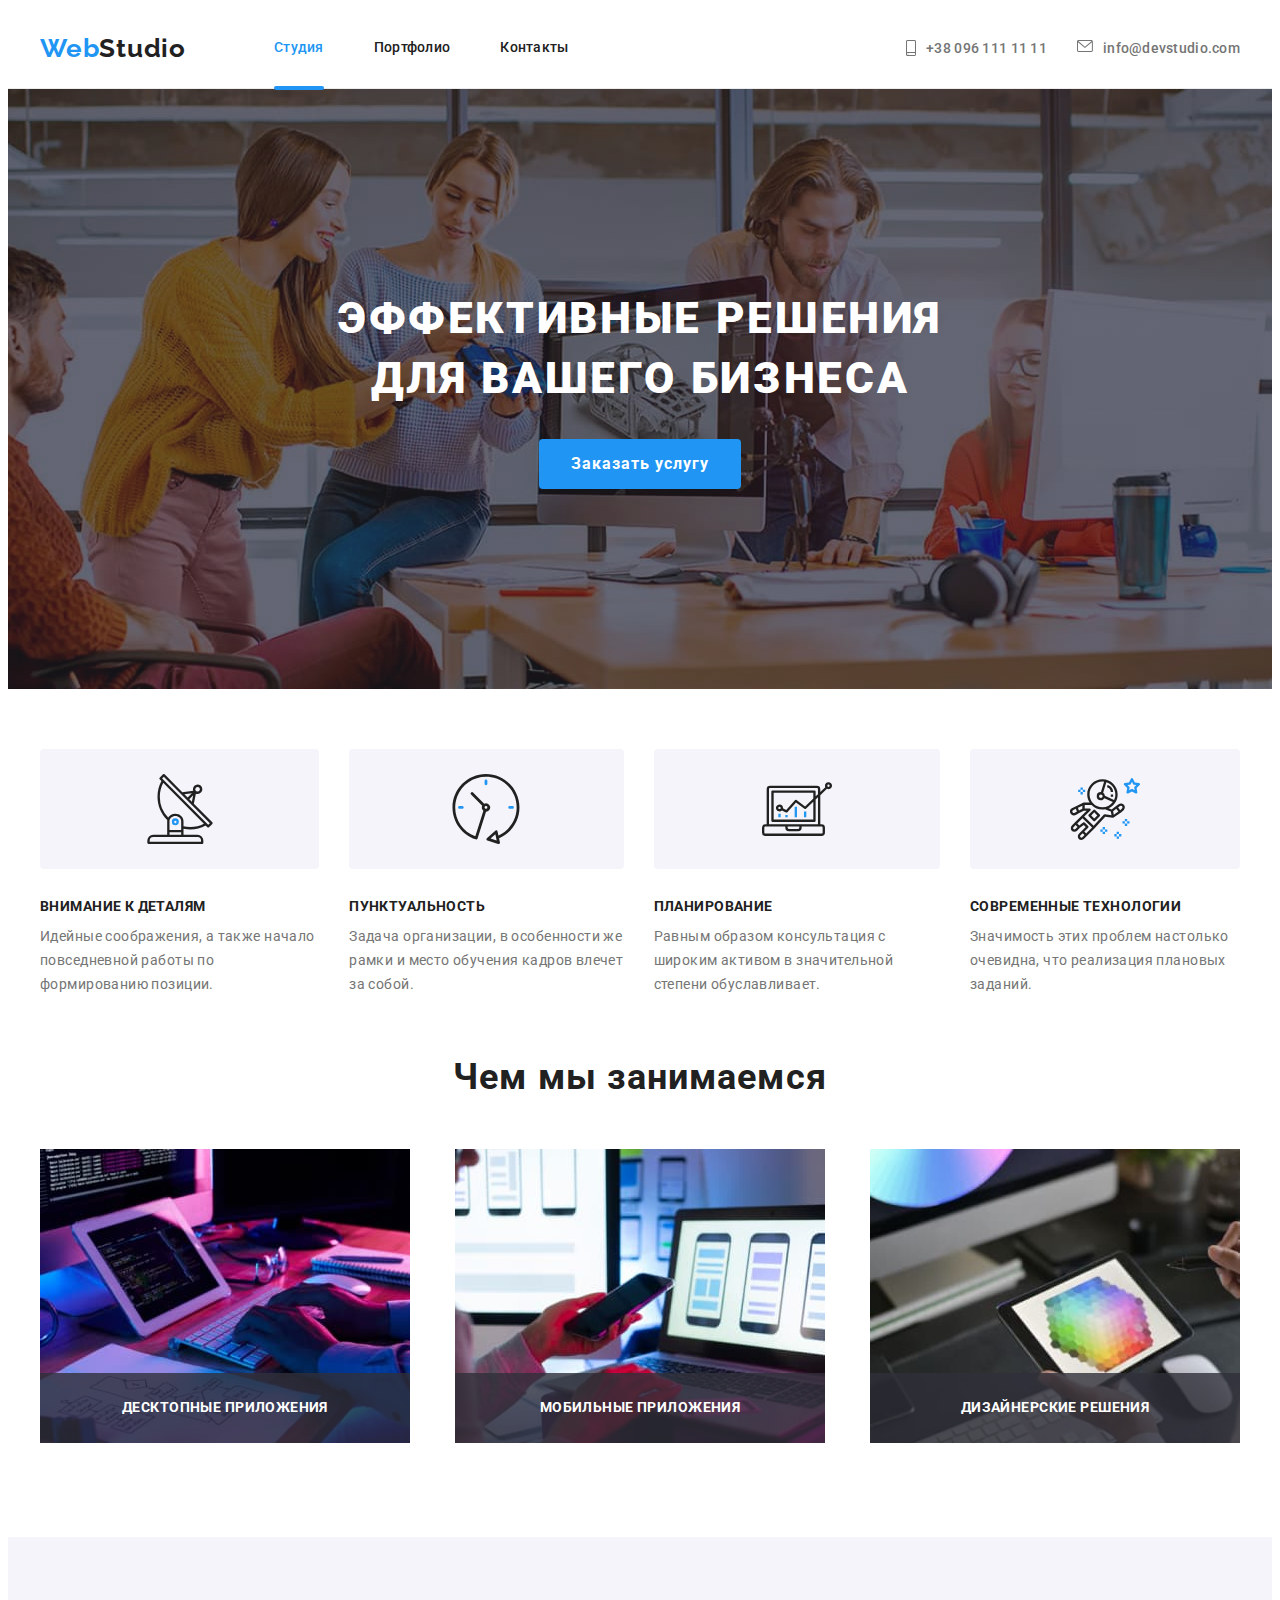
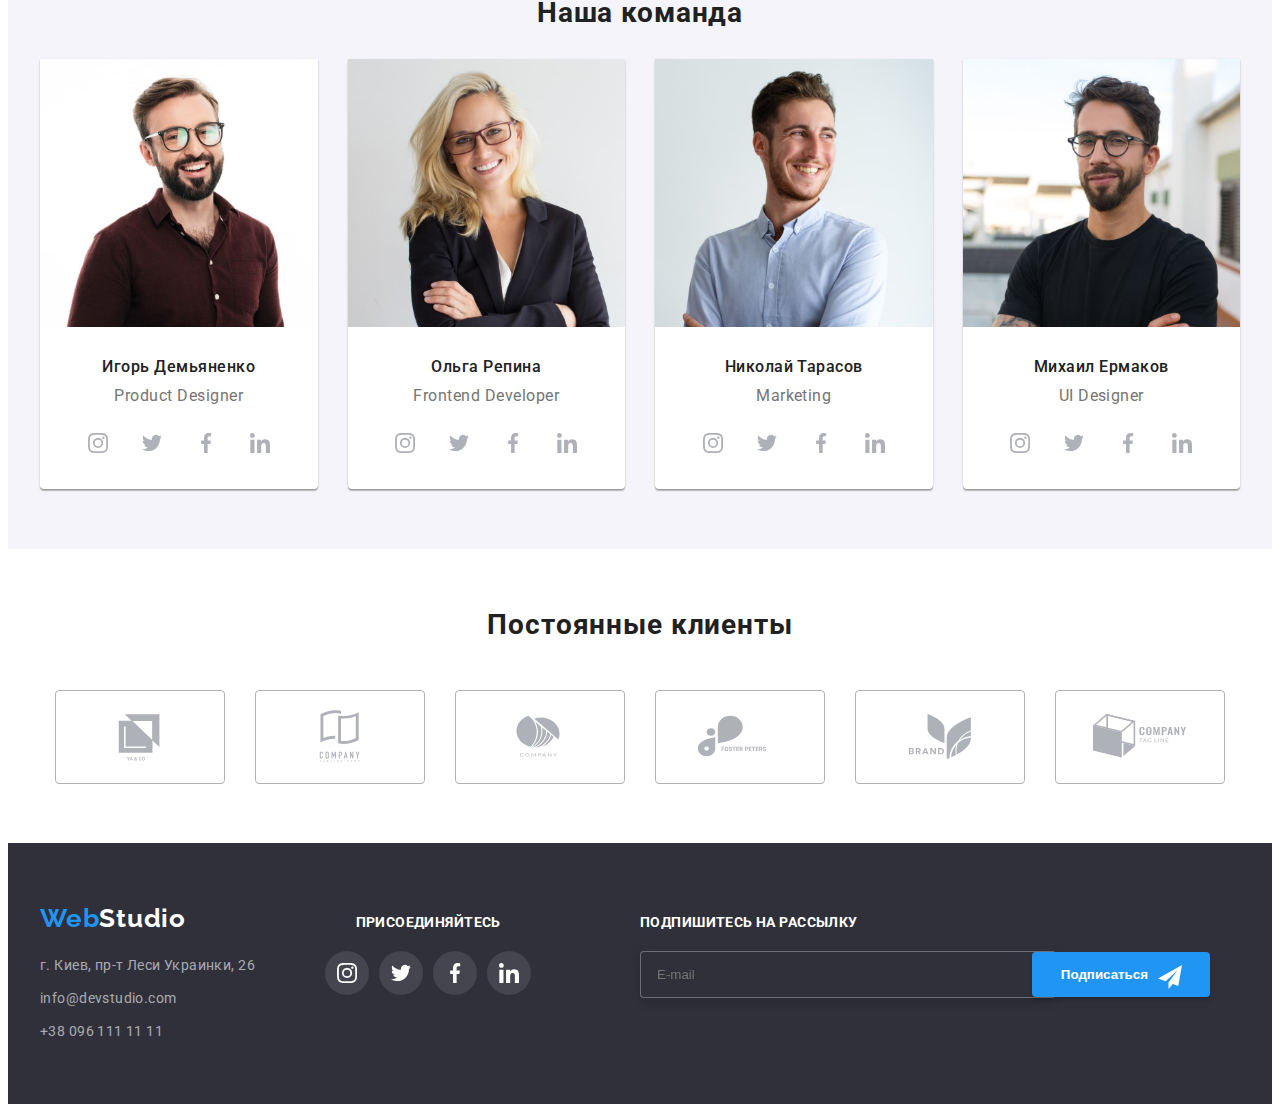
<file: index.html>
<!DOCTYPE html>
<html lang="ru">
  <head>
    <meta charset="UTF-8" />
    <meta http-equiv="X-UA-Compatible" content="IE=edge" />
    <meta name="viewport" content="width=device-width, initial-scale=1.0" />
    <link rel="preconnect" href="https://fonts.googleapis.com" />
    <link rel="preconnect" href="https://fonts.gstatic.com" crossorigin />
    <link
      href="https://fonts.googleapis.com/css2?family=Raleway:wght@700&family=Roboto:wght@400;500;700;900&display=swap"
      rel="stylesheet"
    />
    <title>goit-markup-hw-08</title>
    <link
      rel="stylesheet"
      href="https://cdnjs.cloudflare.com/ajax/libs/modern-normalize/1.1.0/modern-normalize.min.css"
      integrity="sha512-wpPYUAdjBVSE4KJnH1VR1HeZfpl1ub8YT/NKx4PuQ5NmX2tKuGu6U/JRp5y+Y8XG2tV+wKQpNHVUX03MfMFn9Q=="
      crossorigin="anonymous"
      referrerpolicy="no-referrer"
    />
    <link rel="stylesheet" href="./css/main.min.css" />
  </head>
  <body class="site-body">
    <header class="page-header">
      <div class="container page-header__container">
        <nav class="nav">
          <a class="logo" href="./index.html">
            <span class="logo__text">Web</span>Studio</a
          >
          <button type="button" class="burger btn-open">
            <svg class="burger-btn__icon" width="40" height="40">
              <use
                class="burger-btn__icon-menu"
                href="./images/icons.svg#menu-open"
              ></use>
            </svg>
          </button>
          <div class="nav__components">
            <button type="button" class="burger btn-close">
              <svg width="40" height="40">
                <use
                  class="burger-btn__icon-menu"
                  href="./images/icons.svg#menu-close"
                ></use>
              </svg>
            </button>
            <div class="box">
              <div class="box-item">
                <ul class="nav__list">
                  <li class="nav__item">
                    <a class="nav__link nav__link--current" href="./index.html"
                      >Студия</a
                    >
                  </li>
                  <li class="nav__item">
                    <a class="nav__link" href="./portfolio.html">Портфолио</a>
                  </li>
                  <li class="nav__item">
                    <a class="nav__link" href="#">Контакты</a>
                  </li>
                </ul>
              </div>
              <div class="box-item">
                <ul class="nav-contacts">
                  <li class="nav-contacts__item">
                    <a class="nav-contacts__link" href="tel:+380961111111"
                      ><svg class="nav-contacts__icon" width="10" height="16">
                        <use href="./images/icons.svg#smartphone"></use></svg
                      >+38 096 111 11 11</a
                    >
                  </li>
                  <li class="nav-contacts__item">
                    <a
                      class="nav-contacts__link"
                      href="mailto:info@devstudio.com"
                      ><svg class="nav-contacts__icon" width="16" height="12">
                        <use href="./images/icons.svg#envelope"></use></svg
                      >info@devstudio.com</a
                    >
                  </li>
                </ul>
                <ul class="nav__social-list">
                  <li class="nav__social-item">
                    <a href="#" class="nav__social-link">instagram</a>
                  </li>
                  <li class="nav__social-item">
                    <a href="#" class="nav__social-link">twitter</a>
                  </li>
                  <li class="nav__social-item">
                    <a href="#" class="nav__social-link">facebook</a>
                  </li>
                  <li class="nav__social-item">
                    <a href="#" class="nav__social-link">linkedin</a>
                  </li>
                </ul>
              </div>
            </div>
          </div>
        </nav>
      </div>
    </header>
    <main>
      <!-- hero -->
      <section class="hero">
        <div class="container">
          <h1 class="hero__title">эффективные решения для вашего бизнеса</h1>
          <button class="hero__button" type="button" data-modal-open>
            Заказать услугу
          </button>
        </div>
      </section>
      <!-- чем мы занимаемся -->
      <section class="work">
        <div class="container">
          <h2 hidden>Наши преимущества</h2>
          <ul class="work__list">
            <li class="work__item">
              <div class="work__wrapper">
                <svg width="70" height="70">
                  <use href="./images/icons.svg#antenna"></use>
                </svg>
              </div>
              <h3 class="work__title">Внимание к деталям</h3>
              <p class="work__subtitle">
                Идейные соображения, а также начало повседневной работы по
                формированию позиции.
              </p>
            </li>
            <li class="work__item">
              <div class="work__wrapper">
                <svg width="70" height="70">
                  <use href="./images/icons.svg#clock"></use>
                </svg>
              </div>
              <h3 class="work__title">Пунктуальность</h3>
              <p class="work__subtitle">
                Задача организации, в особенности же рамки и место обучения
                кадров влечет за собой.
              </p>
            </li>
            <li class="work__item">
              <div class="work__wrapper">
                <svg width="70" height="70">
                  <use href="./images/icons.svg#diagram"></use>
                </svg>
              </div>
              <h3 class="work__title">Планирование</h3>
              <p class="work__subtitle">
                Равным образом консультация с широким активом в значительной
                степени обуславливает.
              </p>
            </li>
            <li class="work__item">
              <div class="work__wrapper">
                <svg width="70" height="70">
                  <use href="./images/icons.svg#astronaut"></use>
                </svg>
              </div>
              <h3 class="work__title">Современные технологии</h3>
              <p class="work__subtitle">
                Значимость этих проблем настолько очевидна, что реализация
                плановых заданий.
              </p>
            </li>
          </ul>
        </div>
      </section>
      <!-- спецификация -->
      <section class="specification">
        <div class="container">
          <h2 class="specification__title">Чем мы занимаемся</h2>
          <ul class="specification__list">
            <li class="specification__item">
              <picture>
                <source
                  srcset="
                    ./images/what-are-we-doing-1.jpg    1x,
                    ./images/what-are-we-doing-1-2x.jpg 2x
                  "
                  media="(min-width:1200px)"
                />
                <img
                  class="picture"
                  src="./images/what-are-we-doing-1.jpg"
                  alt="what-are-we-doing-1"
                />
              </picture>
              <div class="specification__holder">
                <h3 class="specification__desc">Десктопные приложения</h3>
              </div>
            </li>
            <li class="specification__item">
              <picture>
                <source
                  srcset="
                    ./images/what-are-we-doing-2.jpg    1x,
                    ./images/what-are-we-doing-2-2x.jpg 2x
                  "
                  media="(min-width:1200px)"
                />
                <img
                  class="picture"
                  src="./images/what-are-we-doing-2.jpg"
                  alt="what-are-we-doing-2"
                />
              </picture>
              <div class="specification__holder">
                <h3 class="specification__desc">Мобильные приложения</h3>
              </div>
            </li>
            <li class="specification__item">
              <picture>
                <source
                  srcset="
                    ./images/what-are-we-doing-3.jpg    1x,
                    ./images/what-are-we-doing-3-2x.jpg 2x
                  "
                  media="(min-width:1200px)"
                />
                <img
                  class="picture"
                  src="./images/what-are-we-doing-3.jpg"
                  alt="what-are-we-doing-3"
                />
              </picture>
              <div class="specification__holder">
                <h3 class="specification__desc">Дизайнерские решения</h3>
              </div>
            </li>
          </ul>
        </div>
      </section>
      <!-- наша команда -->
      <section class="team">
        <div class="container">
          <h2 class="team__title">Наша команда</h2>
          <ul class="team__list">
            <li class="team__item">
              <div class="employee-card">
                <picture>
                  <source
                    srcset="
                      ./images/our-team-1-desk.jpg    1x,
                      ./images/our-team-1-desk-2x.jpg 2x
                    "
                    media="(min-width:1200px)"
                  />
                  <source
                    srcset="
                      ./images/our-team-1-tab.jpg    1x,
                      ./images/our-team-1-tab-2x.jpg 2x
                    "
                    media="(min-width:768px)"
                  />
                  <source
                    srcset="
                      ./images/our-team-1-mob.jpg    1x,
                      ./images/our-team-1-mob-2x.jpg 2x
                    "
                    media="(min-width:320px)"
                  />
                  <img
                    class="picture"
                    src="./images/our-team-1-desk.jpg"
                    alt="сотрудник-1"
                  />
                </picture>
                <h3 class="employee-card__title">Игорь Демьяненко</h3>
                <p class="employee-card__desc" lang="en">Product Designer</p>
                <ul class="social">
                  <li class="social__box">
                    <a class="social__link" href="#">
                      <svg class="social__icon" width="20" height="20">
                        <use href="./images/icons.svg#instagram"></use>
                      </svg>
                    </a>
                  </li>
                  <li class="social__box">
                    <a class="social__link" href="">
                      <svg class="social__icon" width="20" height="20">
                        <use href="./images/icons.svg#twitter"></use>
                      </svg>
                    </a>
                  </li>
                  <li class="social__box">
                    <a class="social__link" href="">
                      <svg class="social__icon" width="20" height="20">
                        <use href="./images/icons.svg#facebook"></use>
                      </svg>
                    </a>
                  </li>
                  <li class="social__box">
                    <a class="social__link" href="">
                      <svg class="social__icon" width="20" height="20">
                        <use href="./images/icons.svg#linkedin"></use>
                      </svg>
                    </a>
                  </li>
                </ul>
              </div>
            </li>
            <li class="team__item">
              <div class="employee-card">
                <picture>
                  <source
                    srcset="
                      ./images/our-team-2-desk.jpg    1x,
                      ./images/our-team-2-desk-2x.jpg 2x
                    "
                    media="(min-width:1200px)"
                  />
                  <source
                    srcset="
                      ./images/our-team-2-tab.jpg    1x,
                      ./images/our-team-2-tab-2x.jpg 2x
                    "
                    media="(min-width:768px)"
                  />
                  <source
                    srcset="
                      ./images/our-team-2-mob.jpg    1x,
                      ./images/our-team-2-mob-2x.jpg 2x
                    "
                    media="(min-width:320px)"
                  />
                  <img
                    class="picture"
                    src="./images/our-team-2-desk.jpg"
                    alt="сотрудник-2"
                  />
                </picture>
                <h3 class="employee-card__title">Ольга Репина</h3>
                <p class="employee-card__desc" lang="en">Frontend Developer</p>
                <ul class="social">
                  <li class="social__box">
                    <a class="social__link" href="#">
                      <svg class="social__icon" width="20" height="20">
                        <use href="./images/icons.svg#instagram"></use>
                      </svg>
                    </a>
                  </li>
                  <li class="social__box">
                    <a class="social__link" href="">
                      <svg class="social__icon" width="20" height="20">
                        <use href="./images/icons.svg#twitter"></use>
                      </svg>
                    </a>
                  </li>
                  <li class="social__box">
                    <a class="social__link" href="">
                      <svg class="social__icon" width="20" height="20">
                        <use href="./images/icons.svg#facebook"></use>
                      </svg>
                    </a>
                  </li>
                  <li class="social__box">
                    <a class="social__link" href="">
                      <svg class="social__icon" width="20" height="20">
                        <use href="./images/icons.svg#linkedin"></use>
                      </svg>
                    </a>
                  </li>
                </ul>
              </div>
            </li>
            <li class="team__item">
              <div class="employee-card">
                <picture>
                  <source
                    srcset="
                      ./images/our-team-3-desk.jpg    1x,
                      ./images/our-team-3-desk-2x.jpg 2x
                    "
                    media="(min-width:1200px)"
                  />
                  <source
                    srcset="
                      ./images/our-team-3-tab.jpg    1x,
                      ./images/our-team-3-tab-2x.jpg 2x
                    "
                    media="(min-width:768px)"
                  />
                  <source
                    srcset="
                      ./images/our-team-3-mob.jpg    1x,
                      ./images/our-team-3-mob-2x.jpg 2x
                    "
                    media="(min-width:320px)"
                  />
                  <img
                    class="picture"
                    src="./images/our-team-3-desk.jpg"
                    alt="сотрудник-3"
                  />
                </picture>
                <h3 class="employee-card__title">Николай Тарасов</h3>
                <p class="employee-card__desc" lang="en">Marketing</p>
                <ul class="social">
                  <li class="social__box">
                    <a class="social__link" href="#">
                      <svg class="social__icon" width="20" height="20">
                        <use href="./images/icons.svg#instagram"></use>
                      </svg>
                    </a>
                  </li>
                  <li class="social__box">
                    <a class="social__link" href="">
                      <svg class="social__icon" width="20" height="20">
                        <use href="./images/icons.svg#twitter"></use>
                      </svg>
                    </a>
                  </li>
                  <li class="social__box">
                    <a class="social__link" href="">
                      <svg class="social__icon" width="20" height="20">
                        <use href="./images/icons.svg#facebook"></use>
                      </svg>
                    </a>
                  </li>
                  <li class="social__box">
                    <a class="social__link" href="">
                      <svg class="social__icon" width="20" height="20">
                        <use href="./images/icons.svg#linkedin"></use>
                      </svg>
                    </a>
                  </li>
                </ul>
              </div>
            </li>
            <li class="team__item">
              <div class="employee-card">
                <picture>
                  <source
                    srcset="
                      ./images/our-team-4-desk.jpg    1x,
                      ./images/our-team-4-desk-2x.jpg 2x
                    "
                    media="(min-width:1200px)"
                  />
                  <source
                    srcset="
                      ./images/our-team-4-tab.jpg    1x,
                      ./images/our-team-4-tab-2x.jpg 2x
                    "
                    media="(min-width:768px)"
                  />
                  <source
                    srcset="
                      ./images/our-team-4-mob.jpg    1x,
                      ./images/our-team-4-mob-2x.jpg 2x
                    "
                    media="(min-width:320px)"
                  />
                  <img
                    class="picture"
                    src="./images/our-team-4-desk.jpg"
                    alt="сотрудник-4"
                  />
                </picture>
                <h3 class="employee-card__title">Михаил Ермаков</h3>
                <p class="employee-card__desc" lang="en">UI Designer</p>
                <ul class="social">
                  <li class="social__box">
                    <a class="social__link" href="#">
                      <svg class="social__icon" width="20" height="20">
                        <use href="./images/icons.svg#instagram"></use>
                      </svg>
                    </a>
                  </li>
                  <li class="social__box">
                    <a class="social__link" href="">
                      <svg class="social__icon" width="20" height="20">
                        <use href="./images/icons.svg#twitter"></use>
                      </svg>
                    </a>
                  </li>
                  <li class="social__box">
                    <a class="social__link" href="">
                      <svg class="social__icon" width="20" height="20">
                        <use href="./images/icons.svg#facebook"></use>
                      </svg>
                    </a>
                  </li>
                  <li class="social__box">
                    <a class="social__link" href="">
                      <svg class="social__icon" width="20" height="20">
                        <use href="./images/icons.svg#linkedin"></use>
                      </svg>
                    </a>
                  </li>
                </ul>
              </div>
            </li>
          </ul>
        </div>
      </section>
      <section class="clients">
        <div class="container">
          <h2 class="clients__title">Постоянные клиенты</h2>
          <ul class="clients__list">
            <li class="clients__logo">
              <a href="" class="clients__link">
                <svg width="106" height="60">
                  <use href="./images/icons.svg#Logo-ya_and_co"></use>
                </svg>
              </a>
            </li>
            <li class="clients__logo">
              <a href="" class="clients__link">
                <svg width="106" height="60">
                  <use href="./images/icons.svg#Logo-tagline_here"></use>
                </svg>
              </a>
            </li>
            <li class="clients__logo">
              <a href="" class="clients__link">
                <svg width="106" height="60">
                  <use href="./images/icons.svg#Logo-company"></use>
                </svg>
              </a>
            </li>
            <li class="clients__logo">
              <a href="" class="clients__link">
                <svg width="106" height="60">
                  <use href="./images/icons.svg#Logo-foster_peters"></use>
                </svg>
              </a>
            </li>
            <li class="clients__logo">
              <a href="" class="clients__link">
                <svg width="106" height="60">
                  <use href="./images/icons.svg#Logo-brand"></use>
                </svg>
              </a>
            </li>
            <li class="clients__logo">
              <a href="" class="clients__link">
                <svg width="106" height="60">
                  <use href="./images/icons.svg#Logo-tag_line"></use>
                </svg>
              </a>
            </li>
          </ul>
        </div>
      </section>
    </main>
    <footer class="page-footer">
      <div class="container">
        <ul class="footer-list-grid">
          <li class="footer-list-grid__item">
            <div class="footer-list-grid__box">
              <a
                class="logo page-footer__logo logo--color-white"
                href="./index.html"
                ><span class="logo__text">Web</span>Studio</a
              >
              <address>
                <ul class="contact-inform">
                  <li class="contact-inform__item">
                    <a class="contact-inform__link" href="#"
                      >г. Киев, пр-т Леси Украинки, 26</a
                    >
                  </li>
                  <li class="contact-inform__item">
                    <a
                      class="contact-inform__link"
                      href="mailto:info@devstudio.com"
                      >info@devstudio.com</a
                    >
                  </li>
                  <li class="contact-inform__item">
                    <a class="contact-inform__link" href="tel:+380961111111"
                      >+38 096 111 11 11</a
                    >
                  </li>
                </ul>
              </address>
            </div>
            <div class="footer-list-grid__box">
              <div class="social-cell">Присоединяйтесь</div>
              <ul class="social">
                <li class="social__box">
                  <a href="" class="social__link social__icon--color-hover">
                    <svg class="social__icon" width="20" height="20">
                      <use href="./images/icons.svg#instagram"></use>
                    </svg>
                  </a>
                </li>
                <li class="social__box">
                  <a href="" class="social__link social__icon--color-hover">
                    <svg class="social__icon" width="20" height="20">
                      <use href="./images/icons.svg#twitter"></use>
                    </svg>
                  </a>
                </li>
                <li class="social__box">
                  <a href="" class="social__link social__icon--color-hover">
                    <svg class="social__icon" width="20" height="20">
                      <use href="./images/icons.svg#facebook"></use>
                    </svg>
                  </a>
                </li>
                <li class="social__box">
                  <a href="" class="social__link social__icon--color-hover">
                    <svg class="social__icon" width="20" height="20">
                      <use href="./images/icons.svg#linkedin"></use>
                    </svg>
                  </a>
                </li>
              </ul>
            </div>
          </li>
          <li class="footer-list-grid__item">
            <div>
              <div class="subscribe-news">Подпишитесь на рассылку</div>
              <form class="form" autocomplete="off">
                <div class="form__thumb">
                  <input
                    class="form__field"
                    type="email"
                    name="email"
                    id="user-email"
                    placeholder="E-mail"
                  />
                  <label for="user-email"></label>
                </div>
                <button class="form__btn" type="submit">
                  Подписаться
                  <svg class="form__icon" width="24" height="24">
                    <use href="./images/icons.svg#icon-send"></use>
                  </svg>
                </button>
              </form>
            </div>
          </li>
        </ul>
      </div>
    </footer>
    <div class="backdrop is-hidden" data-modal>
      <div class="modal">
        <button class="btn modal__btn" type="button" data-modal-close>
          <svg class="btn__icon">
            <use href="./images/icons.svg#vector"></use>
          </svg>
        </button>
        <form>
          <h2 class="modal__title">Оставьте свои данные, мы вам перезвоним</h2>
          <div class="modal__thumb">
            <input
              class="modal__field"
              id="user-name"
              type="text"
              name="user-name"
            />
            <label class="modal__label" for="user-name"
              >Имя<svg class="modal__icon" width="18" height="18">
                <use href="./images/icons.svg#icon-for-user-name"></use></svg
            ></label>
          </div>
          <div class="modal__thumb">
            <input
              class="modal__field"
              id="namber-tel"
              type="tel"
              name="namber-tel"
            />
            <label class="modal__label" for="namber-tel"
              >Телефон<svg class="modal__icon" width="18" height="18">
                <use href="./images/icons.svg#icon-phone"></use></svg
            ></label>
          </div>
          <div class="modal__thumb">
            <input
              class="modal__field"
              id="email-post"
              type="email"
              name="email-post"
            />
            <label class="modal__label" for="email-post"
              >Почта<svg class="modal__icon" width="18" height="18">
                <use href="./images/icons.svg#user-email"></use></svg
            ></label>
          </div>
          <div class="modal__thumb">
            <textarea
              class="modal__textarea"
              name="user-review"
              id="user-review"
              placeholder="Введите текст"
            ></textarea>
            <label class="modal__label" for="user-review">Комментарий</label>
          </div>
          <div class="signing-agreement">
            <input
              class="signing-agreement__field visually-hidden"
              type="checkbox"
              name="agreement"
              value="agreement"
              id="agreement"
            />
            <label class="signing-agreement__label" for="agreement">
              <svg class="signing-agreement__icon" width="16" height="15">
                <use href="./images/icons.svg#icon-check"></use></svg
              >Соглашаюсь с рассылкой и принимаю
              <a class="signing-agreement__link" href="./index.html"
                >Условия договора</a
              >
            </label>
          </div>
          <div class="modal__row">
            <button class="btn-submit" type="submit">Отправить</button>
          </div>
        </form>
      </div>
    </div>
    <script src="./js/modal.js"></script>
    <script src="./js/menu.js"></script>
  </body>
</html>
</file>
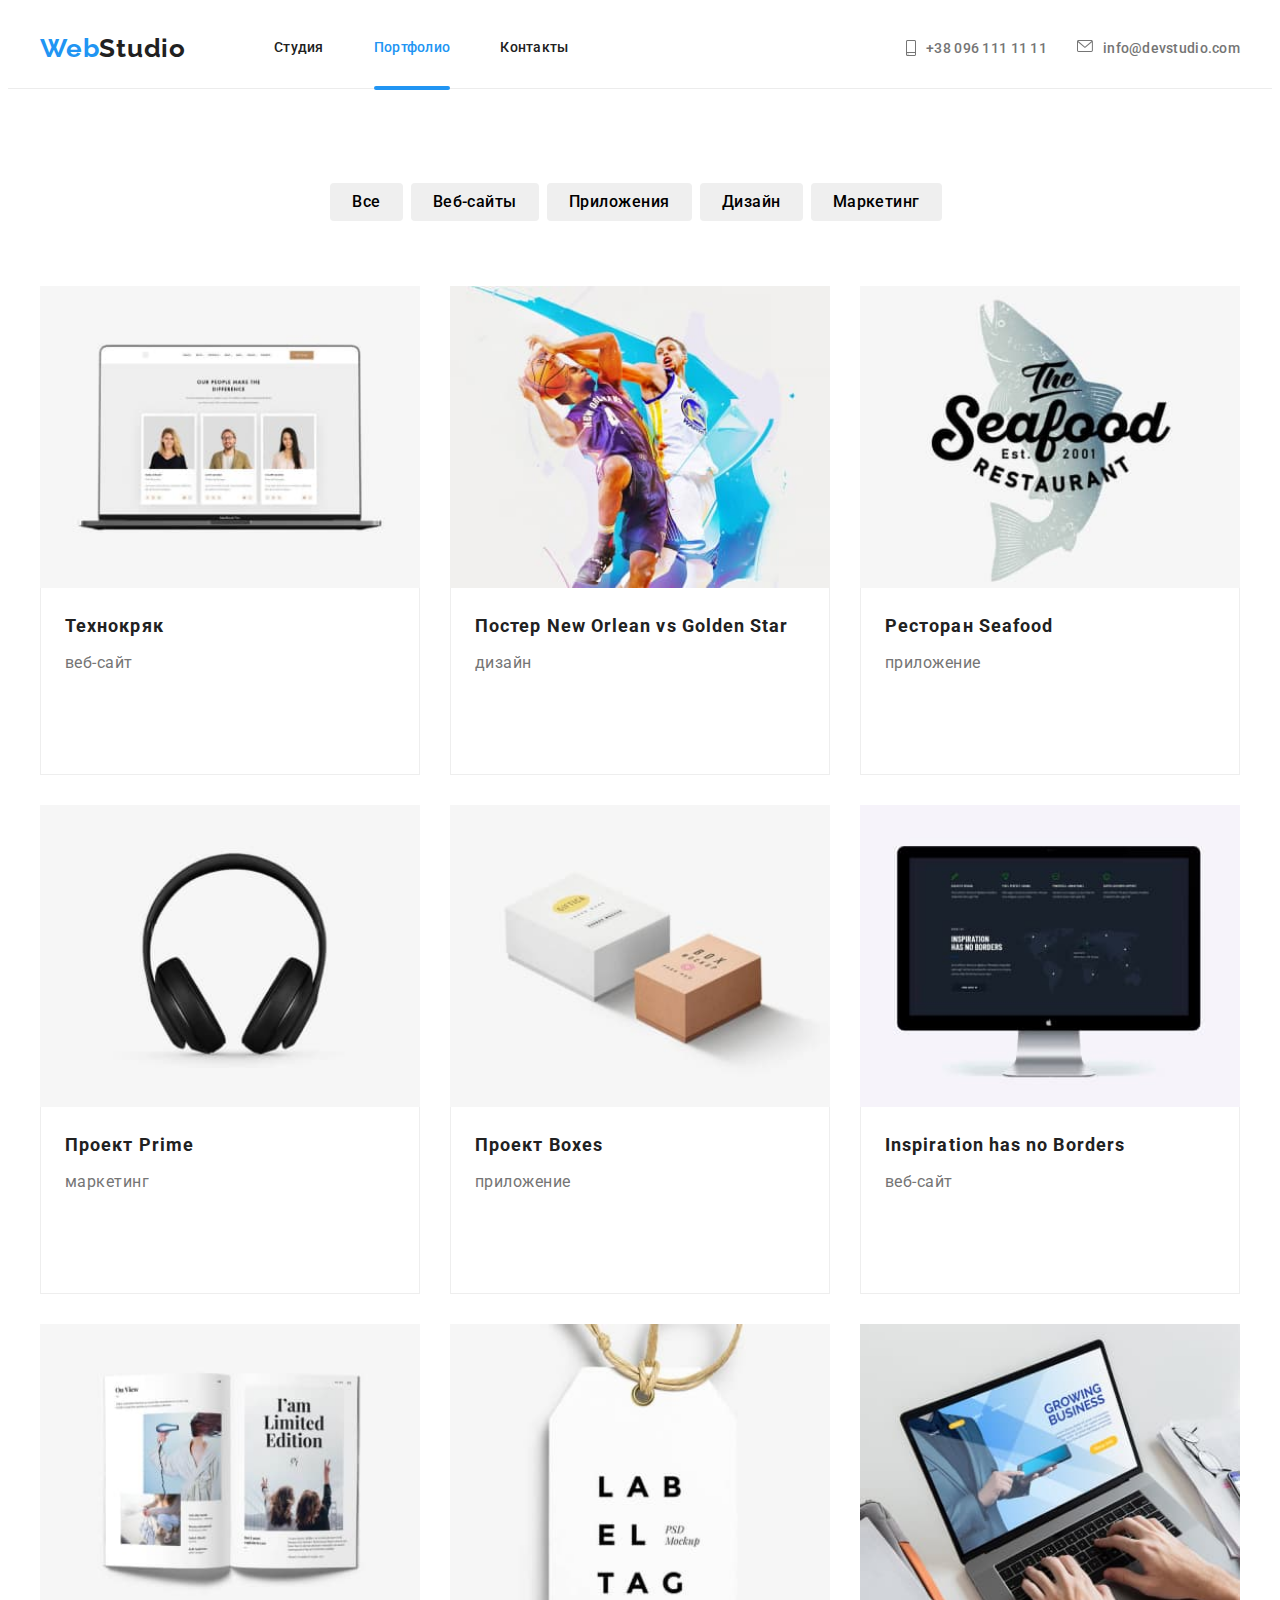
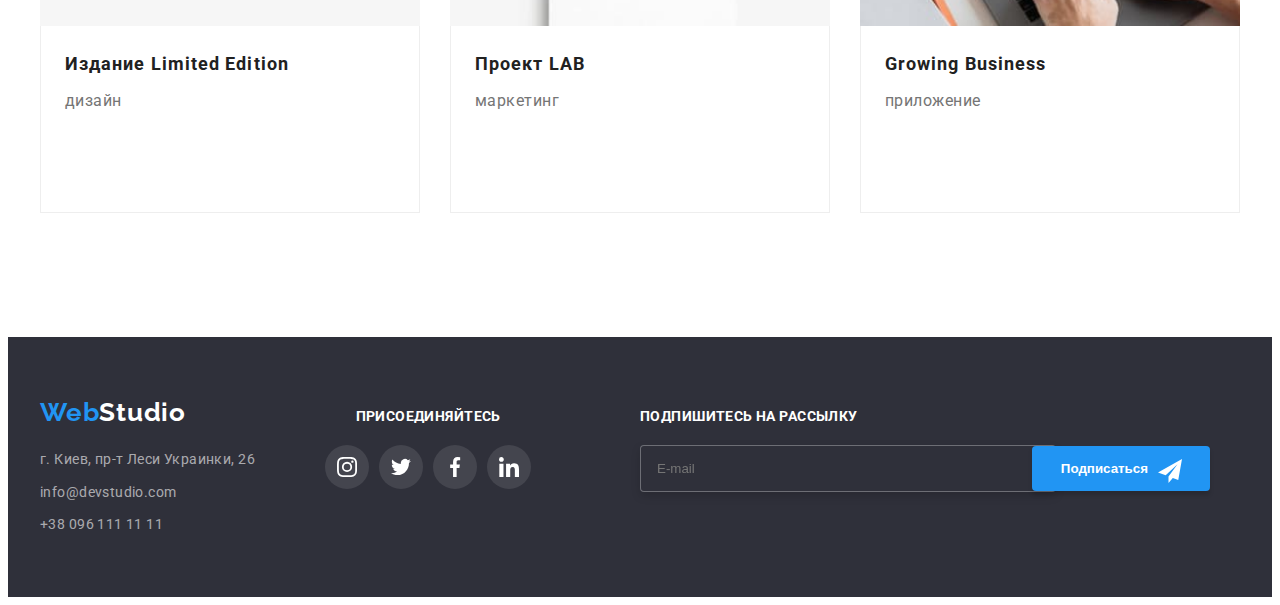
<file: portfolio.html>
<!DOCTYPE html>
<html lang="ru">
  <head>
    <meta charset="UTF-8" />
    <meta http-equiv="X-UA-Compatible" content="IE=edge" />
    <meta name="viewport" content="width=device-width, initial-scale=1.0" />
    <link rel="preconnect" href="https://fonts.googleapis.com" />
    <link rel="preconnect" href="https://fonts.gstatic.com" crossorigin />
    <link
      href="https://fonts.googleapis.com/css2?family=Raleway:wght@700&family=Roboto:wght@400;500;700;900&display=swap"
      rel="stylesheet"
    />
    <title>goit-markup-hw-08</title>
    <link
      rel="stylesheet"
      href="https://cdnjs.cloudflare.com/ajax/libs/modern-normalize/1.1.0/modern-normalize.min.css"
      integrity="sha512-wpPYUAdjBVSE4KJnH1VR1HeZfpl1ub8YT/NKx4PuQ5NmX2tKuGu6U/JRp5y+Y8XG2tV+wKQpNHVUX03MfMFn9Q=="
      crossorigin="anonymous"
      referrerpolicy="no-referrer"
    />
    <link rel="stylesheet" href="./css/main.min.css" />
  </head>
  <body class="site-body">
    <header class="page-header">
      <div class="container page-header__container">
        <nav class="nav">
          <a class="logo" href="./index.html">
            <span class="logo__text">Web</span>Studio</a
          >
          <button type="button" class="burger btn-open">
            <svg class="burger-btn__icon" width="40" height="40">
              <use
                class="burger-btn__icon-menu"
                href="./images/icons.svg#menu-open"
              ></use>
            </svg>
          </button>
          <div class="nav__components">
            <button type="button" class="burger btn-close">
              <svg width="40" height="40">
                <use
                  class="burger-btn__icon-menu"
                  href="./images/icons.svg#menu-close"
                ></use>
              </svg>
            </button>
            <div class="box">
              <div class="box-item">
                <ul class="nav__list">
                  <li class="nav__item">
                    <a class="nav__link" href="./index.html">Студия</a>
                  </li>
                  <li class="nav__item">
                    <a
                      class="nav__link nav__link--current"
                      href="./portfolio.html"
                      >Портфолио</a
                    >
                  </li>
                  <li class="nav__item">
                    <a class="nav__link" href="#">Контакты</a>
                  </li>
                </ul>
              </div>
              <div class="box-item">
                <ul class="nav-contacts">
                  <li class="nav-contacts__item">
                    <a class="nav-contacts__link" href="tel:+380961111111"
                      ><svg class="nav-contacts__icon" width="10" height="16">
                        <use href="./images/icons.svg#smartphone"></use></svg
                      >+38 096 111 11 11</a
                    >
                  </li>
                  <li class="nav-contacts__item">
                    <a
                      class="nav-contacts__link"
                      href="mailto:info@devstudio.com"
                      ><svg class="nav-contacts__icon" width="16" height="12">
                        <use href="./images/icons.svg#envelope"></use></svg
                      >info@devstudio.com</a
                    >
                  </li>
                </ul>
                <ul class="nav__social-list">
                  <li class="nav__social-item">
                    <a href="#" class="nav__social-link">instagram</a>
                  </li>
                  <li class="nav__social-item">
                    <a href="#" class="nav__social-link">twitter</a>
                  </li>
                  <li class="nav__social-item">
                    <a href="#" class="nav__social-link">facebook</a>
                  </li>
                  <li class="nav__social-item">
                    <a href="#" class="nav__social-link">linkedin</a>
                  </li>
                </ul>
              </div>
            </div>
          </div>
        </nav>
      </div>
    </header>
    <main>
      <section class="product-grid">
        <div class="container">
          <h2 hidden>фильтр</h2>
          <ul class="product-navigation">
            <li class="product-navigation__item">
              <button class="product-navigation__btn" type="button">Все</button>
            </li>
            <li class="product-navigation__item">
              <button class="product-navigation__btn" type="button">
                Веб-сайты
              </button>
            </li>
            <li class="product-navigation__item">
              <button class="product-navigation__btn" type="button">
                Приложения
              </button>
            </li>
            <li class="product-navigation__item">
              <button class="product-navigation__btn" type="button">
                Дизайн
              </button>
            </li>
            <li class="product-navigation__item">
              <button class="product-navigation__btn" type="button">
                Маркетинг
              </button>
            </li>
          </ul>
          <h1 hidden>карточки товара</h1>
          <ul class="card-set">
            <li class="card-set__item">
              <a class="card-set__link" href="#">
                <div class="card-set__overlay">
                  <picture>
                  <source
                    srcset="
                      ./images/card-pic-1-desk.jpg    1x,
                      ./images/card-pic-1-desk-2x.jpg 2x
                    "
                    media="(min-width:1200px)"
                  />
                  <source
                    srcset="
                      ./images/card-pic-1-tab.jpg    1x,
                      ./images/card-pic-1-tab-2x.jpg 2x
                    "
                    media="(min-width:768px)"
                  />
                  <source
                    srcset="
                      ./images/card-pic-1-mob.jpg    1x,
                      ./images/card-pic-1-mob-2x.jpg 2x
                    "
                    media="(min-width:320px)"
                  />
                  <img
                    class="picture"
                    src="./images/card-pic-1-desk.jpg"
                    alt="card-pic-1"
                  />
                </picture>
                  <div class="card-set__meta">
                    <p class="card-set__text">
                      Ресурс предлагает комплексные предложения с разным уровнем
                      функционала и сервисов. Все это позволит посетителю
                      получить исчерпывающие сведения о компании или частном
                      лице.
                    </p>
                  </div>
                </div>
                <div class="card-set__benefits">
                  <h3 class="card-set__title" lang="en">Технокряк</h3>
                  <p class="card-set__desc">веб-сайт</p>
                </div>
              </a>
            </li>
            <li class="card-set__item">
              <a class="card-set__link" href="#">
                <div class="card-set__overlay">
                  <picture>
                  <source
                    srcset="
                      ./images/card-pic-2-desk.jpg    1x,
                      ./images/card-pic-2-desk-2x.jpg 2x
                    "
                    media="(min-width:1200px)"
                  />
                  <source
                    srcset="
                      ./images/card-pic-2-tab.jpg    1x,
                      ./images/card-pic-2-tab-2x.jpg 2x
                    "
                    media="(min-width:768px)"
                  />
                  <source
                    srcset="
                      ./images/card-pic-2-mob.jpg    1x,
                      ./images/card-pic-2-mob-2x.jpg 2x
                    "
                    media="(min-width:320px)"
                  />
                  <img
                    class="picture"
                    src="./images/card-pic-2-desk.jpg"
                    alt="card-pic-2"
                  />
                </picture>
                  <div class="card-set__meta">
                    <p class="card-set__text">
                      Ресурс предлагает комплексные предложения с разным уровнем
                      функционала и сервисов. Все это позволит посетителю
                      получить исчерпывающие сведения о компании или частном
                      лице.
                    </p>
                  </div>
                </div>
                <div class="card-set__benefits">
                  <h3 class="card-set__title" lang="en">
                    Постер New Orlean vs Golden Star
                  </h3>
                  <p class="card-set__desc">дизайн</p>
                </div>
              </a>
            </li>
            <li class="card-set__item">
              <a class="card-set__link" href="#">
                <div class="card-set__overlay">
                  <picture>
                  <source
                    srcset="
                      ./images/card-pic-3-desk.jpg    1x,
                      ./images/card-pic-3-desk-2x.jpg 2x
                    "
                    media="(min-width:1200px)"
                  />
                  <source
                    srcset="
                      ./images/card-pic-3-tab.jpg    1x,
                      ./images/card-pic-3-tab-2x.jpg 2x
                    "
                    media="(min-width:768px)"
                  />
                  <source
                    srcset="
                      ./images/card-pic-3-mob.jpg    1x,
                      ./images/card-pic-3-mob-2x.jpg 2x
                    "
                    media="(min-width:320px)"
                  />
                  <img
                    class="picture"
                    src="./images/card-pic-3-desk.jpg"
                    alt="card-pic-3"
                  />
                </picture>
                  <div class="card-set__meta">
                    <p class="card-set__text">
                      Ресурс предлагает комплексные предложения с разным уровнем
                      функционала и сервисов. Все это позволит посетителю
                      получить исчерпывающие сведения о компании или частном
                      лице.
                    </p>
                  </div>
                </div>
                <div class="card-set__benefits">
                  <h3 class="card-set__title" lang="en">Ресторан Seafood</h3>
                  <p class="card-set__desc">приложение</p>
                </div>
              </a>
            </li>
            <li class="card-set__item">
              <a class="card-set__link" href="#">
                <div class="card-set__overlay">
                  <picture>
                  <source
                    srcset="
                      ./images/card-pic-4-desk.jpg    1x,
                      ./images/card-pic-4-desk-2x.jpg 2x
                    "
                    media="(min-width:1200px)"
                  />
                  <source
                    srcset="
                      ./images/card-pic-4-tab.jpg    1x,
                      ./images/card-pic-4-tab-2x.jpg 2x
                    "
                    media="(min-width:768px)"
                  />
                  <source
                    srcset="
                      ./images/card-pic-4-mob.jpg    1x,
                      ./images/card-pic-4-mob-2x.jpg 2x
                    "
                    media="(min-width:320px)"
                  />
                  <img
                    class="picture"
                    src="./images/card-pic-4-desk.jpg"
                    alt="card-pic-4"
                  />
                </picture>
                  <div class="card-set__meta">
                    <p class="card-set__text">
                      Ресурс предлагает комплексные предложения с разным уровнем
                      функционала и сервисов. Все это позволит посетителю
                      получить исчерпывающие сведения о компании или частном
                      лице.
                    </p>
                  </div>
                </div>
                <div class="card-set__benefits">
                  <h3 class="card-set__title" lang="en">Проект Prime</h3>
                  <p class="card-set__desc">маркетинг</p>
                </div>
              </a>
            </li>
            <li class="card-set__item">
              <a class="card-set__link" href="#">
                <div class="card-set__overlay">
                  <picture>
                  <source
                    srcset="
                      ./images/card-pic-5-desk.jpg    1x,
                      ./images/card-pic-5-desk-2x.jpg 2x
                    "
                    media="(min-width:1200px)"
                  />
                  <source
                    srcset="
                      ./images/card-pic-5-tab.jpg    1x,
                      ./images/card-pic-5-tab-2x.jpg 2x
                    "
                    media="(min-width:768px)"
                  />
                  <source
                    srcset="
                      ./images/card-pic-5-mob.jpg    1x,
                      ./images/card-pic-5-mob-2x.jpg 2x
                    "
                    media="(min-width:320px)"
                  />
                  <img
                    class="picture"
                    src="./images/card-pic-5-desk.jpg"
                    alt="card-pic-5"
                  />
                </picture>
                  <div class="card-set__meta">
                    <p class="card-set__text">
                      Ресурс предлагает комплексные предложения с разным уровнем
                      функционала и сервисов. Все это позволит посетителю
                      получить исчерпывающие сведения о компании или частном
                      лице.
                    </p>
                  </div>
                </div>
                <div class="card-set__benefits">
                  <h3 class="card-set__title" lang="en">Проект Boxes</h3>
                  <p class="card-set__desc">приложение</p>
                </div>
              </a>
            </li>
            <li class="card-set__item">
              <a class="card-set__link" href="#">
                <div class="card-set__overlay">
                  <picture>
                  <source
                    srcset="
                      ./images/card-pic-6-desk.jpg    1x,
                      ./images/card-pic-6-desk-2x.jpg 2x
                    "
                    media="(min-width:1200px)"
                  />
                  <source
                    srcset="
                      ./images/card-pic-6-tab.jpg    1x,
                      ./images/card-pic-6-tab-2x.jpg 2x
                    "
                    media="(min-width:768px)"
                  />
                  <source
                    srcset="
                      ./images/card-pic-6-mob.jpg    1x,
                      ./images/card-pic-6-mob-2x.jpg 2x
                    "
                    media="(min-width:320px)"
                  />
                  <img
                    class="picture"
                    src="./images/card-pic-6-desk.jpg"
                    alt="card-pic-6"
                  />
                </picture>
                  <div class="card-set__meta">
                    <p class="card-set__text">
                      Ресурс предлагает комплексные предложения с разным уровнем
                      функционала и сервисов. Все это позволит посетителю
                      получить исчерпывающие сведения о компании или частном
                      лице.
                    </p>
                  </div>
                </div>
                <div class="card-set__benefits">
                  <h3 class="card-set__title" lang="en">
                    Inspiration has no Borders
                  </h3>
                  <p class="card-set__desc">веб-сайт</p>
                </div>
              </a>
            </li>
            <li class="card-set__item">
              <a class="card-set__link" href="#">
                <div class="card-set__overlay">
                  <picture>
                  <source
                    srcset="
                      ./images/card-pic-7-desk.jpg    1x,
                      ./images/card-pic-7-desk-2x.jpg 2x
                    "
                    media="(min-width:1200px)"
                  />
                  <source
                    srcset="
                      ./images/card-pic-7-tab.jpg    1x,
                      ./images/card-pic-7-tab-2x.jpg 2x
                    "
                    media="(min-width:768px)"
                  />
                  <source
                    srcset="
                      ./images/card-pic-7-mob.jpg    1x,
                      ./images/card-pic-7-mob-2x.jpg 2x
                    "
                    media="(min-width:320px)"
                  />
                  <img
                    class="picture"
                    src="./images/card-pic-7-desk.jpg"
                    alt="card-pic-7"
                  />
                </picture>
                  <div class="card-set__meta">
                    <p class="card-set__text">
                      Ресурс предлагает комплексные предложения с разным уровнем
                      функционала и сервисов. Все это позволит посетителю
                      получить исчерпывающие сведения о компании или частном
                      лице.
                    </p>
                  </div>
                </div>
                <div class="card-set__benefits">
                  <h3 class="card-set__title" lang="en">
                    Издание Limited Edition
                  </h3>
                  <p class="card-set__desc">дизайн</p>
                </div>
              </a>
            </li>
            <li class="card-set__item">
              <a class="card-set__link" href="#">
                <div class="card-set__overlay">
                  <picture>
                  <source
                    srcset="
                      ./images/card-pic-8-desk.jpg    1x,
                      ./images/card-pic-8-desk-2x.jpg 2x
                    "
                    media="(min-width:1200px)"
                  />
                  <source
                    srcset="
                      ./images/card-pic-8-tab.jpg    1x,
                      ./images/card-pic-8-tab-2x.jpg 2x
                    "
                    media="(min-width:768px)"
                  />
                  <source
                    srcset="
                      ./images/card-pic-8-mob.jpg    1x,
                      ./images/card-pic-8-mob-2x.jpg 2x
                    "
                    media="(min-width:320px)"
                  />
                  <img
                    class="picture"
                    src="./images/card-pic-8-desk.jpg"
                    alt="card-pic-8"
                  />
                </picture>
                  <div class="card-set__meta">
                    <p class="card-set__text">
                      Ресурс предлагает комплексные предложения с разным уровнем
                      функционала и сервисов. Все это позволит посетителю
                      получить исчерпывающие сведения о компании или частном
                      лице.
                    </p>
                  </div>
                </div>
                <div class="card-set__benefits">
                  <h3 class="card-set__title" lang="en">Проект LAB</h3>
                  <p class="card-set__desc">маркетинг</p>
                </div>
              </a>
            </li>
            <li class="card-set__item">
              <a class="card-set__link" href="#">
                <div class="card-set__overlay">
                  <picture>
                  <source
                    srcset="
                      ./images/card-pic-9-desk.jpg    1x,
                      ./images/card-pic-9-desk-2x.jpg 2x
                    "
                    media="(min-width:1200px)"
                  />
                  <source
                    srcset="
                      ./images/card-pic-9-tab.jpg    1x,
                      ./images/card-pic-9-tab-2x.jpg 2x
                    "
                    media="(min-width:768px)"
                  />
                  <source
                    srcset="
                      ./images/card-pic-9-mob.jpg    1x,
                      ./images/card-pic-9-mob-2x.jpg 2x
                    "
                    media="(min-width:320px)"
                  />
                  <img
                    class="picture"
                    src="./images/card-pic-9-desk.jpg"
                    alt="card-pic-9"
                  />
                </picture>
                  <div class="card-set__meta">
                    <p class="card-set__text">
                      Ресурс предлагает комплексные предложения с разным уровнем
                      функционала и сервисов. Все это позволит посетителю
                      получить исчерпывающие сведения о компании или частном
                      лице.
                    </p>
                  </div>
                </div>
                <div class="card-set__benefits">
                  <h3 class="card-set__title" lang="en">Growing Business</h3>
                  <p class="card-set__desc">приложение</p>
                </div>
              </a>
            </li>
          </ul>
        </div>
      </section>
    </main>
    <footer class="page-footer">
      <div class="container">
        <ul class="footer-list-grid">
          <li class="footer-list-grid__item">
            <div class="footer-list-grid__box">
              <a
                class="logo page-footer__logo logo--color-white"
                href="./index.html"
                ><span class="logo__text">Web</span>Studio</a
              >
              <address>
                <ul class="contact-inform">
                  <li class="contact-inform__item">
                    <a class="contact-inform__link" href="#"
                      >г. Киев, пр-т Леси Украинки, 26</a
                    >
                  </li>
                  <li class="contact-inform__item">
                    <a
                      class="contact-inform__link"
                      href="mailto:info@devstudio.com"
                      >info@devstudio.com</a
                    >
                  </li>
                  <li class="contact-inform__item">
                    <a class="contact-inform__link" href="tel:+380961111111"
                      >+38 096 111 11 11</a
                    >
                  </li>
                </ul>
              </address>
            </div>
            <div class="footer-list-grid__box">
              <div class="social-cell">Присоединяйтесь</div>
              <ul class="social">
                <li class="social__box">
                  <a href="" class="social__link social__icon--color-hover">
                    <svg class="social__icon" width="20" height="20">
                      <use href="./images/icons.svg#instagram"></use>
                    </svg>
                  </a>
                </li>
                <li class="social__box">
                  <a href="" class="social__link social__icon--color-hover">
                    <svg class="social__icon" width="20" height="20">
                      <use href="./images/icons.svg#twitter"></use>
                    </svg>
                  </a>
                </li>
                <li class="social__box">
                  <a href="" class="social__link social__icon--color-hover">
                    <svg class="social__icon" width="20" height="20">
                      <use href="./images/icons.svg#facebook"></use>
                    </svg>
                  </a>
                </li>
                <li class="social__box">
                  <a href="" class="social__link social__icon--color-hover">
                    <svg class="social__icon" width="20" height="20">
                      <use href="./images/icons.svg#linkedin"></use>
                    </svg>
                  </a>
                </li>
              </ul>
            </div>
          </li>
          <li class="footer-list-grid__item">
            <div>
              <div class="subscribe-news">Подпишитесь на рассылку</div>
              <form class="form" autocomplete="off">
                <div class="form__thumb">
                  <input
                    class="form__field"
                    type="email"
                    name="email"
                    id="user-email"
                    placeholder="E-mail"
                  />
                  <label for="user-email"></label>
                </div>
                <button class="form__btn" type="submit">
                  Подписаться
                  <svg class="form__icon" width="24" height="24">
                    <use href="./images/icons.svg#icon-send"></use>
                  </svg>
                </button>
              </form>
            </div>
          </li>
        </ul>
      </div>
    </footer>
    <script src="./js/menu.js"></script>
  </body>
</html>
</file>
<file: css/main.min.css>
:root{--secondary-font-color: #ffffff;--link-font-color: #afb1b8;--primary-font-color: #212121;--secondary-color-interactive-elements: #2195f3;--additional-font-color: #757575;--primary-background-color: #ffffff;--hero-background-color: #2f303a;--footer-background-color: #2f303a;--mane-background-secondary-color: #f5f4fa}.visually-hidden{position:absolute;white-space:nowrap;width:1px;height:1px;overflow:hidden;border:0;padding:0;clip:rect(0 0 0 0);-webkit-clip-path:inset(50%);clip-path:inset(50%);margin:-1px}.site-body{font-family:"roboto","sans-serif";color:var(--primary-font-color)}.picture{display:block;width:100%;height:auto}.card-set,.product-navigation,.contact-inform,.footer-list-grid,.clients__list,.team__list,.specification__list,.work__list,.nav-contacts,.nav__social-list,.nav__list{list-style:none;margin:0;padding-left:0}.card-set__link,.contact-inform .contact-inform__link,.clients__link,.nav-contacts__link,.nav__social-link,.nav__link,.logo,.social__link{color:currentColor;text-decoration:none;font-style:normal}.container{padding:0 15px 0 15px;margin:0 auto 0 auto}@media screen and (max-width: 767px){.container{max-width:480px}}@media screen and (min-width: 768px)and (max-width: 1199px){.container{width:768px}}@media screen and (min-width: 1200px){.container{max-width:1200px}}.burger{display:none;margin:0;padding:0;background-color:inherit;border:none}.burger:hover,.burger:focus{fill:var(--secondary-color-interactive-elements)}.burger.btn-close{position:absolute;top:10px;right:15px;height:40px}.burger.btn-open{height:40px}@media screen and (max-width: 767px){.burger.btn-close,.burger.btn-open{display:block}}.backdrop{position:fixed;top:0;left:0;width:100%;height:100%;background-color:rgba(0,0,0,.2);opacity:1;transition:opacity 250ms cubic-bezier(0.4, 0, 0.2, 1);overflow-y:scroll}.is-hidden{opacity:0;pointer-events:none}.modal{position:absolute;top:50%;left:50%;padding:40px;transform:translate(-50%, -50%) scale(1);color:var(--additional-font-color);width:450px;height:609px;font-size:12px;line-height:1.16;letter-spacing:.01em;border-radius:4px;background-color:var(--primary-background-color);transition:transform 250ms cubic-bezier(0.4, 0, 0.2, 1)}.is-hidden .modal{transform:translate(-50%, -50%) scale(0.5)}.modal__title{font-size:20px;line-height:1.15;text-align:center;letter-spacing:.03em;margin:0 0 12px 0;color:var(--primary-font-color)}.modal__thumb{display:flex;flex-direction:column-reverse;position:relative;margin:0 0 10px 0}.modal__thumb:nth-child(5){margin:0 0 20px 0}.modal__field{height:40px;padding:10px 0 10px 42px;border:1px solid rgba(33,33,33,.2);border-radius:4px;transition:outline 250ms cubic-bezier(0.4, 0, 0.2, 1)}.modal__field:focus,.modal__field:hover{border:none;outline:1px solid var(--secondary-color-interactive-elements)}.modal__label{padding:0 0 4px 0}.modal__icon{position:absolute;bottom:11px;left:12px;transition:fill 250ms cubic-bezier(0.4, 0, 0.2, 1)}.modal__field:focus+.modal__label>.modal__icon,.modal__field:hover+.modal__label>.modal__icon{fill:var(--secondary-color-interactive-elements)}.modal__textarea{width:100%;height:120px;font-size:12px;line-height:1.17;letter-spacing:.01em;padding:12px 16px 12px 16px;resize:none;color:rgba(117,117,117,.5);border-color:rgba(33,33,33,.2);border-radius:4px;transition:border 250ms cubic-bezier(0.4, 0, 0.2, 1)}.modal__textarea:focus,.modal__textarea:hover{border:1px solid var(--secondary-color-interactive-elements)}.modal__row{max-width:200px;margin:0 auto 0 auto}@media screen and (min-width: 1200px){.modal{width:528px;height:581px}}.modal__btn{position:absolute;display:flex;justify-content:center;align-items:center;top:8px;right:8px;width:30px;height:30px;padding:0;border-radius:50%;border:1px solid rgba(0,0,0,.1);cursor:pointer;background-color:var(--primary-background-color);transition:fill 250ms cubic-bezier(0.4, 0, 0.2, 1)}.modal__btn:focus,.modal__btn:hover{fill:var(--secondary-color-interactive-elements)}.modal__btn .btn__icon{display:inline-block;width:11px;height:11px}.signing-agreement{position:relative;display:flex;justify-content:center;align-items:center;margin:0 0 30px 0}.signing-agreement__field{margin:0 8px 0 0}.signing-agreement__label{display:flex;align-items:center;font-weight:400;font-size:12px;line-height:1.71;letter-spacing:.02em}@media screen and (min-width: 1200px){.signing-agreement__label{font-size:14px}}.signing-agreement__icon{top:5px;left:0;margin:0 10px 0 0;border:2px solid var(--primary-font-color);border-radius:2px;transition:background-color 250ms cubic-bezier(0.4, 0, 0.2, 1),border-color 250ms cubic-bezier(0.4, 0, 0.2, 1)}.signing-agreement__field:checked+.signing-agreement__label>.signing-agreement__icon{background-color:var(--secondary-color-interactive-elements);border-color:var(--secondary-color-interactive-elements)}.signing-agreement__link{margin:0 0 0 5px;color:var(--secondary-color-interactive-elements)}.btn-submit{padding:10px 55px 10px 55px;font-weight:700;font-size:16px;line-height:1.88;text-align:center;letter-spacing:.06em;cursor:pointer;color:var(--secondary-font-color);background-color:var(--secondary-color-interactive-elements);border:var(--secondary-color-interactive-elements);box-shadow:0px 4px 4px rgba(0,0,0,.15);border-radius:4px}.btn-submit:focus,.btn-submit:hover{background-color:#188ce8}.social{display:flex;justify-content:center;align-items:center;padding:0 0 24px 0}.social__box{display:flex;justify-content:center;align-items:center;margin:0 10px 0 0;width:44px;height:44px}.social__box:last-child{margin:0}.social__link{width:100%;height:100%;display:flex;justify-content:center;align-items:center;border-radius:50%;fill:var(--link-font-color);transition:fill 250ms cubic-bezier(0.4, 0, 0.2, 1),background-color 250ms cubic-bezier(0.4, 0, 0.2, 1)}.social__link:hover,.social__link:focus{fill:var(--secondary-font-color);background-color:var(--secondary-color-interactive-elements)}.social__icon{display:block}.social__icon--color-hover{fill:var(--secondary-font-color);background-color:rgba(255,255,255,.1)}.logo{padding:0 10px;font-family:"Raleway";font-weight:700;font-size:26px;line-height:1.19;letter-spacing:.03em;margin:0}.logo__text{color:var(--secondary-color-interactive-elements)}@media screen and (max-width: 768px){.logo{padding:16px 0;font-size:24px;line-height:1.17}}@media screen and (min-width: 768px){.logo{margin-right:88px}}@media screen and (min-width: 1200px){.logo{padding:0}}.logo--color-white{color:var(--secondary-font-color)}.page-header{position:relative;background-color:var(--primary-background-color);border-bottom:1px solid #ececec}@media screen and (max-width: 767px){.page-header__container{height:60px}}.nav{display:flex;justify-content:space-between;align-items:center}@media screen and (min-width: 768px){.nav__list{display:flex;justify-content:space-between;align-items:center}}.nav__components{z-index:2;position:relative;background-color:var(--primary-background-color)}@media screen and (max-width: 767px){.nav__components{padding:48px 40px 48px 40px;top:0;left:0;position:fixed;height:100vh;width:100vw;opacity:0;transform:translateY(-100%);transition:opacity 250ms cubic-bezier(0.4, 0, 0.2, 1),transform 250ms cubic-bezier(0.4, 0, 0.2, 1)}}@media screen and (min-width: 768px){.nav__components{width:100%}}.nav__components.is-open{display:block;opacity:1;transform:translateY(0)}.nav .box{display:flex;justify-content:space-between;align-items:center}@media screen and (max-width: 767px){.nav .box{flex-direction:column;height:100%}}@media screen and (max-width: 767px){.nav .box-item{width:100%}}@media screen and (min-width: 768px){.nav__item{margin-right:50px}.nav__item:last-child{margin-right:0}}.nav__link{display:block;font-weight:500;font-size:40px;line-height:1.18;letter-spacing:.02em;padding:0 0 10px 0;transition:color 250ms cubic-bezier(0.4, 0, 0.2, 1)}.nav__link:hover,.nav__link:focus{color:var(--secondary-color-interactive-elements)}@media screen and (max-width: 767px){.nav__link--current{position:relative;color:var(--secondary-color-interactive-elements)}}@media screen and (min-width: 768px){.nav__link{padding:32px 0 32px 0;font-weight:500;font-size:14px;line-height:1.14;letter-spacing:.02em;transition:color 250ms cubic-bezier(0.4, 0, 0.2, 1)}.nav__link--current{position:relative;color:var(--secondary-color-interactive-elements)}.nav__link--current::after{display:block;content:"";position:absolute;bottom:-2px;left:0;width:100%;height:4px;border-radius:2px;background-color:var(--secondary-color-interactive-elements)}}.nav__social-list{display:flex;justify-content:flex-start;align-items:center}@media screen and (min-width: 768px){.nav__social-list{display:none}}.nav__social-item{margin-right:10px;padding-right:10px;border-right:1px solid rgba(33,33,33,.2)}.nav__social-item:last-child{border-right:none;margin:0;padding:0}.nav__social-link{display:block;color:var(--secondary-color-interactive-elements)}@media screen and (min-width: 768px){.nav__social-link{display:none}}.nav-contacts__item{padding:0 0 32px 0;color:var(--additional-font-color)}.nav-contacts__item:last-child{padding-bottom:64px}@media screen and (min-width: 768px){.nav-contacts__item{padding:0 0 10px 0;color:var(--additional-font-color)}.nav-contacts__item:last-child{padding-bottom:0px}}@media screen and (min-width: 1200px){.nav-contacts__item{display:flex;align-items:center;margin-right:30px;padding:0}.nav-contacts__item:last-child{margin-right:0}}.nav-contacts__link{display:block;font-weight:500;font-size:24px;line-height:28px;letter-spacing:.02em;transition:color 250ms cubic-bezier(0.4, 0, 0.2, 1)}.nav-contacts__link:hover,.nav-contacts__link:focus{color:var(--secondary-color-interactive-elements)}@media screen and (max-width: 767px){.nav-contacts__link:hover,.nav-contacts__link:focus{font-size:34px}}@media screen and (max-width: 767px){.nav-contacts__link{transition:font-size 250ms cubic-bezier(0.4, 0, 0.2, 1)}}@media screen and (min-width: 768px){.nav-contacts__link{display:flex;align-items:flex-start;font-size:12px;line-height:1.17}}@media screen and (min-width: 1200px){.nav-contacts__link{font-size:14px}}.nav-contacts__icon{display:none}@media screen and (min-width: 768px){.nav-contacts__icon{display:block;fill:currentColor;margin:0 10px 0 0}}@media screen and (min-width: 768px)and (max-width: 1199px){.nav-contacts{display:inline-block;margin-left:auto;padding:21px 0 21px 0}}@media screen and (min-width: 1200px){.nav-contacts{display:flex;justify-content:center;align-items:center}}.hero{margin:0 auto;padding:118px 0 118px 0;min-height:auto;max-width:1600px;text-align:center;background-position:center;color:var(--secondary-font-color);background-color:var(--hero-background-color);background-size:cover;background-repeat:no-repeat;background-image:linear-gradient(to right, rgba(47, 48, 58, 0.4), rgba(47, 48, 58, 0.4))}.hero__title{margin:0 auto 30px auto;max-width:360px;font-weight:900;font-size:26px;line-height:1.62;letter-spacing:.06em;text-transform:uppercase}@media screen and (min-width: 1200px){.hero__title{font-size:44px;line-height:1.36;max-width:696px}}.hero__button{display:inline-block;min-height:50px;padding:10px 32px 10px 32px;font-family:inherit;font-weight:700;font-size:16px;line-height:1.88;letter-spacing:.06em;text-align:center;cursor:pointer;border:var(--secondary-color-interactive-elements);border-radius:4px;color:var(--secondary-font-color);background-color:var(--secondary-color-interactive-elements)}@media screen and (max-width: 767px){.hero{background-image:linear-gradient(to right, rgba(47, 48, 58, 0.4), rgba(47, 48, 58, 0.4)),url(../images/hero-bg-mob.jpg)}}@media screen and (max-width: 767px)and (min-device-pixel-ratio: 2),screen and (max-width: 767px)and (-webkit-min-device-pixel-ratio: 2),screen and (max-width: 767px)and (min-resolution: 192dpi),screen and (max-width: 767px)and (min-resolution: 2dppx){.hero{background-image:linear-gradient(to right, rgba(47, 48, 58, 0.4), rgba(47, 48, 58, 0.4)),url(../images/hero-bg-mob2x.jpg)}}@media screen and (min-width: 768px)and (max-width: 1199px){.hero{background-image:linear-gradient(to right, rgba(47, 48, 58, 0.4), rgba(47, 48, 58, 0.4)),url(../images/hero-bg-tab.jpg)}}@media screen and (min-width: 768px)and (max-width: 1199px)and (min-device-pixel-ratio: 2),screen and (min-width: 768px)and (max-width: 1199px)and (-webkit-min-device-pixel-ratio: 2),screen and (min-width: 768px)and (max-width: 1199px)and (min-resolution: 192dpi),screen and (min-width: 768px)and (max-width: 1199px)and (min-resolution: 2dppx){.hero{background-image:linear-gradient(to right, rgba(47, 48, 58, 0.4), rgba(47, 48, 58, 0.4)),url(../images/hero-bg-tab2x.jpg)}}@media screen and (min-width: 1200px){.hero{padding:200px 0 200px 0;background-image:linear-gradient(to right, rgba(47, 48, 58, 0.4), rgba(47, 48, 58, 0.4)),url(../images/header-Img.jpg)}}@media screen and (min-width: 1200px)and (min-device-pixel-ratio: 2),screen and (min-width: 1200px)and (-webkit-min-device-pixel-ratio: 2),screen and (min-width: 1200px)and (min-resolution: 192dpi),screen and (min-width: 1200px)and (min-resolution: 2dppx){.hero{background-image:linear-gradient(to right, rgba(47, 48, 58, 0.4), rgba(47, 48, 58, 0.4)),url(../images/hero-bg-desk2x.jpg)}}.work{padding:60px 0 60px 0}@media screen and (min-width: 768px)and (max-width: 1199px){.work__list{display:flex;flex-wrap:wrap;margin:-15px}}@media screen and (min-width: 1200px){.work__list{display:flex;justify-content:space-between;align-items:center}}.work__item{width:auto;margin:0 0 30px 0}.work__item:last-child{margin:0}@media screen and (max-width: 767px){.work__item{margin-right:0}}@media screen and (min-width: 768px)and (max-width: 1199px){.work__item{width:calc((100% - 60px)/2);margin:15px}.work__item:last-child{margin:15px}}@media screen and (min-width: 1200px){.work__item{margin:0 30px 0 0}.work__item:last-child{margin:0}}.work__wrapper{display:flex;justify-content:center;align-items:center;margin:0 0 30px 0;min-width:270px;height:120px;border-radius:4px;background-color:var(--mane-background-secondary-color)}.work__title{margin:0 0 10px 0;font-size:14px;line-height:1.14;letter-spacing:.03em;text-align:center;text-transform:uppercase}@media screen and (min-width: 768px){.work__title{text-align:left}}.work__subtitle{margin:0;font-size:14px;line-height:1.71;letter-spacing:.03em;color:var(--additional-font-color)}.specification{padding:0 0 94px 0}@media screen and (max-width: 1200px){.specification{display:none}}.specification__title{margin:0 0 50px 0;font-size:36px;line-height:1.17;letter-spacing:.03em;text-align:center}.specification__list{display:flex;justify-content:space-between;align-items:center}.specification__item{position:relative}.specification__holder{display:flex;justify-content:center;align-items:center;position:absolute;bottom:0;left:0;width:100%;height:70px;background-color:rgba(47,48,58,.8)}.specification__desc{margin:0;font-size:14px;line-height:1.14;letter-spacing:.03em;text-align:center;text-transform:uppercase;color:var(--secondary-font-color)}.team{background-color:var(--mane-background-secondary-color);padding:60px 0 60px 0}.team__title{margin:0 0 30px 0;font-size:28px;line-height:1.17;letter-spacing:.03em;text-align:center}@media screen and (min-width: 768px)and (max-width: 1199px){.team__list{display:flex;flex-wrap:wrap;margin:-15px}}@media screen and (min-width: 1200px){.team__list{display:flex;justify-content:center;align-items:center}}.team__item{margin:0 auto 30px auto;width:auto}.team__item:last-child{margin:0}@media screen and (min-width: 768px)and (max-width: 1199px){.team__item{width:calc((100% - 60px)/2);margin:15px}.team__item:last-child{margin:15px}}@media screen and (min-width: 1200px){.team__item{display:flex;justify-content:center;align-items:center;margin:0 30px 0 0}.team__item:last-child{margin:0}}.employee-card{min-width:270px;border-radius:0px 0px 4px 4px;background-color:var(--primary-background-color);box-shadow:0px 1px 3px rgba(0,0,0,.12),0px 1px 1px rgba(0,0,0,.14),0px 2px 1px rgba(0,0,0,.2)}.employee-card__title{margin:0 0 10px 0;padding:30px 0 0 0;font-weight:500;font-size:16px;line-height:1.19;letter-spacing:.03em;text-align:center}.employee-card__desc{margin:0;padding:0 0 16px 0;font-size:16px;line-height:1.19;letter-spacing:.03em;text-align:center;color:var(--additional-font-color)}.clients{padding:60px 0 60px 0}.clients__title{font-size:28px;line-height:1.17;text-align:center;letter-spacing:.03em;margin:0 0 50px 0}.clients__list{display:flex;justify-content:center;align-items:center;flex-wrap:wrap;margin:-15px}.clients__logo{display:flex;justify-content:center;align-items:center;width:calc((100% - 60px)/2);margin:15px;height:92px}@media screen and (min-width: 768px)and (max-width: 1199px){.clients__logo{width:calc((100% - 90px)/3)}}@media screen and (min-width: 1200px){.clients__logo{width:170px}}.clients__link{display:flex;justify-content:center;align-items:center;width:100%;height:100%;border:1px solid var(--link-font-color);border-radius:4px;fill:var(--link-font-color);transition:fill 250ms cubic-bezier(0.4, 0, 0.2, 1),border-color 250ms cubic-bezier(0.4, 0, 0.2, 1)}.clients__link:hover,.clients__link:focus{fill:var(--secondary-color-interactive-elements);border-color:var(--secondary-color-interactive-elements)}.page-footer{padding:60px 0 60px 0;background-color:var(--footer-background-color)}.page-footer__logo{display:inline-block;margin:0 0 20px 0}.footer-list-grid{text-align:center}.footer-list-grid__item{padding-bottom:60px}.footer-list-grid__item:last-child{padding:0}@media screen and (min-width: 768px)and (max-width: 1199px){.footer-list-grid__item{display:flex;justify-content:space-around;align-items:baseline}}@media screen and (min-width: 1200px){.footer-list-grid__item{display:flex;align-items:baseline;padding:0;width:100%}}.footer-list-grid__box{margin-bottom:60px;padding:8px}.footer-list-grid__box:last-child{margin-bottom:0}@media screen and (min-width: 768px)and (max-width: 1199px){.footer-list-grid__box{margin-bottom:0}}@media screen and (min-width: 1200px){.footer-list-grid__box{margin:0 70px 0 0;padding:0}.footer-list-grid__box:last-child{margin-right:0}}@media screen and (min-width: 1200px){.footer-list-grid{display:flex;justify-content:space-between;align-items:baseline;text-align:left}}.contact-inform .contact-inform__item{margin:0 0 9px 0}.contact-inform .contact-inform__item:last-child{margin:0}.contact-inform .contact-inform__link{font-family:inherit;font-weight:400;font-size:14px;line-height:1.71;letter-spacing:.03em;color:rgba(255,255,255,.6);transition:color 250ms cubic-bezier(0.4, 0, 0.2, 1)}.contact-inform .contact-inform__link:hover,.contact-inform .contact-inform__link:focus{color:var(--secondary-color-interactive-elements)}.social-cell{display:block;width:145px;font-weight:700;font-size:14px;line-height:1.14;letter-spacing:.03em;text-transform:uppercase;text-align:center;margin:0 auto 20px auto;color:var(--secondary-font-color)}.subscribe-news{display:block;font-weight:700;font-size:14px;line-height:1.14;letter-spacing:.03em;text-transform:uppercase;text-align:center;margin:0 0 20px 0;color:var(--secondary-font-color)}@media screen and (min-width: 1200px){.subscribe-news{text-align:left}}.form__thumb{position:relative;width:100%;margin:0 0 20px 0}@media screen and (min-width: 1200px){.form__thumb{margin:0}}.form__field{width:100%;padding:15px 16px 15px 16px;color:var(--secondary-font-color);background-color:var(--footer-background-color);border:1px solid rgba(255,255,255,.3);filter:drop-shadow(0px 4px 4px rgba(0, 0, 0, 0.15));border-radius:4px}@media screen and (min-width: 768px)and (max-width: 1199px){.form__field{width:450px}}.form__btn{position:relative;font-weight:700;line-height:1.88;padding:10px 62px 10px 29px;cursor:pointer;color:var(--secondary-font-color);background-color:var(--secondary-color-interactive-elements);box-shadow:0px 4px 4px rgba(0,0,0,.15);border:var(--secondary-color-interactive-elements);border-radius:4px}@media screen and (min-width: 1200px){.form__btn{margin-left:10px}}.form__icon{position:absolute;margin-left:10px;top:13px;right:28px}@media screen and (min-width: 1200px){.form{display:flex;justify-content:space-between;align-items:center;width:570px}}.product-grid{padding:60px 0 60px 0}@media screen and (min-width: 1200px){.product-grid{padding:94px 0 94px 0}}.product-navigation{display:flex;justify-content:flex-start;align-items:center;flex-wrap:wrap;margin:0 0 50px 0}.product-navigation__item{margin:0 8px 15px 0}@media screen and (max-width: 767px){.product-navigation__item:nth-last-child(-n+2){margin-bottom:0}}.product-navigation__btn{display:block;font-family:inherit;font-weight:500;font-size:16px;line-height:1.62;text-align:center;letter-spacing:.03em;cursor:pointer;padding:6px 22px 6px 22px;border:var(--mane-background-secondary-color);border-radius:4px;transition:color 250ms cubic-bezier(0.4, 0, 0.2, 1),background-color 250ms cubic-bezier(0.4, 0, 0.2, 1),box-shadow 250ms cubic-bezier(0.4, 0, 0.2, 1)}.product-navigation__btn:hover,.product-navigation__btn:focus{color:var(--secondary-font-color);background-color:var(--secondary-color-interactive-elements);box-shadow:0px 3px 1px rgba(0,0,0,.1),0px 1px 2px rgba(0,0,0,.08),0px 2px 2px rgba(0,0,0,.12)}@media screen and (min-width: 768px){.product-navigation{justify-content:center}}.card-set__item{width:100%;margin:0 0 30px 0}@media screen and (max-width: 767px){.card-set__item:last-child{margin-bottom:0px}}@media screen and (min-width: 768px)and (max-width: 1199px){.card-set__item{width:calc((100% - 60px)/2);margin:15px}}@media screen and (min-width: 1200px){.card-set__item{width:calc((100% - 60px)/3);margin:0 30px 30px 0}.card-set__item:nth-child(3n){margin-right:0}}.card-set__link{display:block;transition:box-shadow 250ms cubic-bezier(0.4, 0, 0.2, 1)}.card-set__link:hover,.card-set__link:focus{box-shadow:0px 1px 1px rgba(0,0,0,.12),0px 4px 4px rgba(0,0,0,.06),1px 4px 6px rgba(0,0,0,.16)}.card-set__overlay{position:relative;overflow:hidden}.card-set__meta{position:absolute;bottom:0;left:0;transform:translateY(101%);width:100%;height:100%;padding:63px 24px 63px 24px;background-color:rgba(33,150,243,.9);transition:transform 250ms cubic-bezier(0.4, 0, 0.2, 1)}.card-set__link:hover .card-set__meta{transform:translateY(0)}.card-set__text{margin:0;font-size:18px;line-height:1.56;letter-spacing:.03em;color:var(--secondary-font-color)}.card-set__benefits{min-height:146px;padding:20px 24px 20px 24px;border-right:1px solid #eee;border-left:1px solid #eee;border-bottom:1px solid #eee}.card-set__title{color:var(--primary-font-color);font-size:18px;line-height:2;letter-spacing:.06em;margin:0 0 4px 0}.card-set__desc{color:var(--additional-font-color);font-size:16px;line-height:1.88;letter-spacing:.03em;margin:0}@media screen and (min-width: 768px)and (max-width: 1199px){.card-set{display:flex;flex-wrap:wrap;margin:-15px}}@media screen and (min-width: 1200px){.card-set{display:flex;flex-wrap:wrap}}/*# sourceMappingURL=main.min.css.map */
</file>
